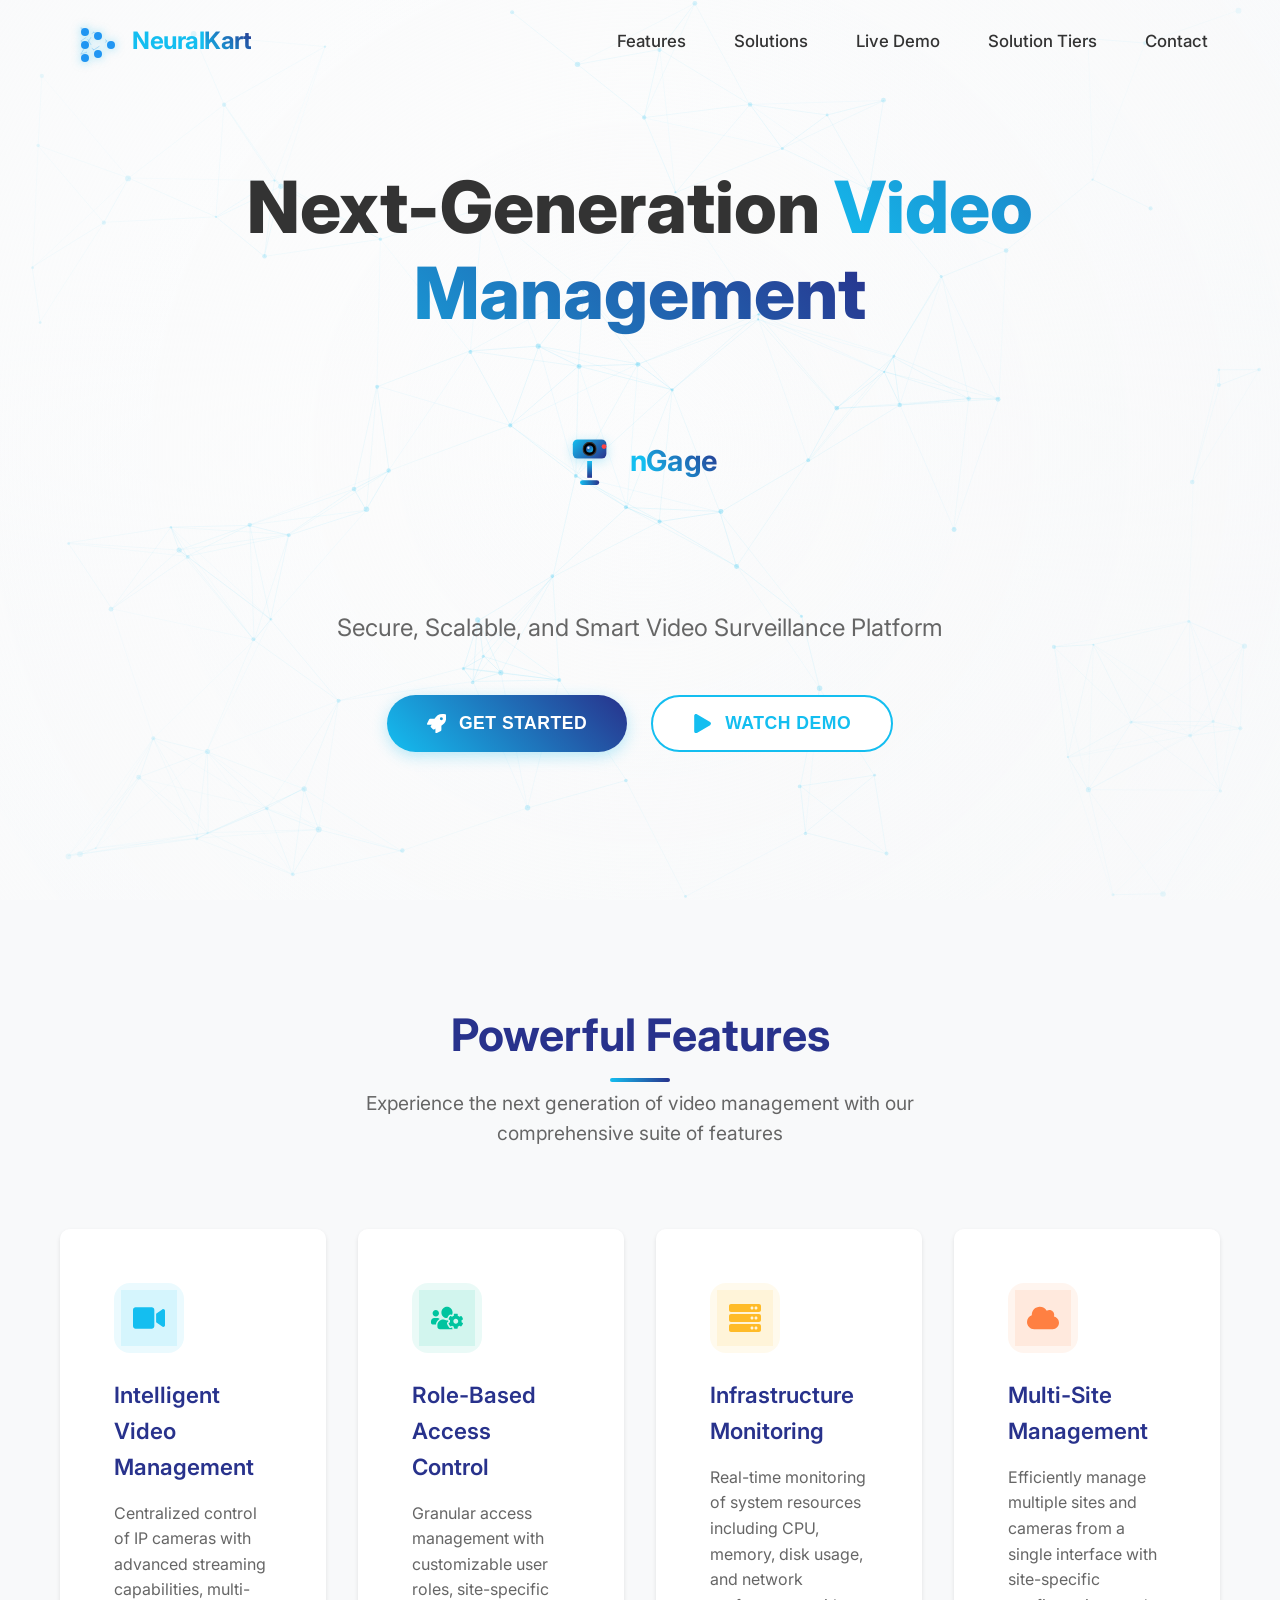
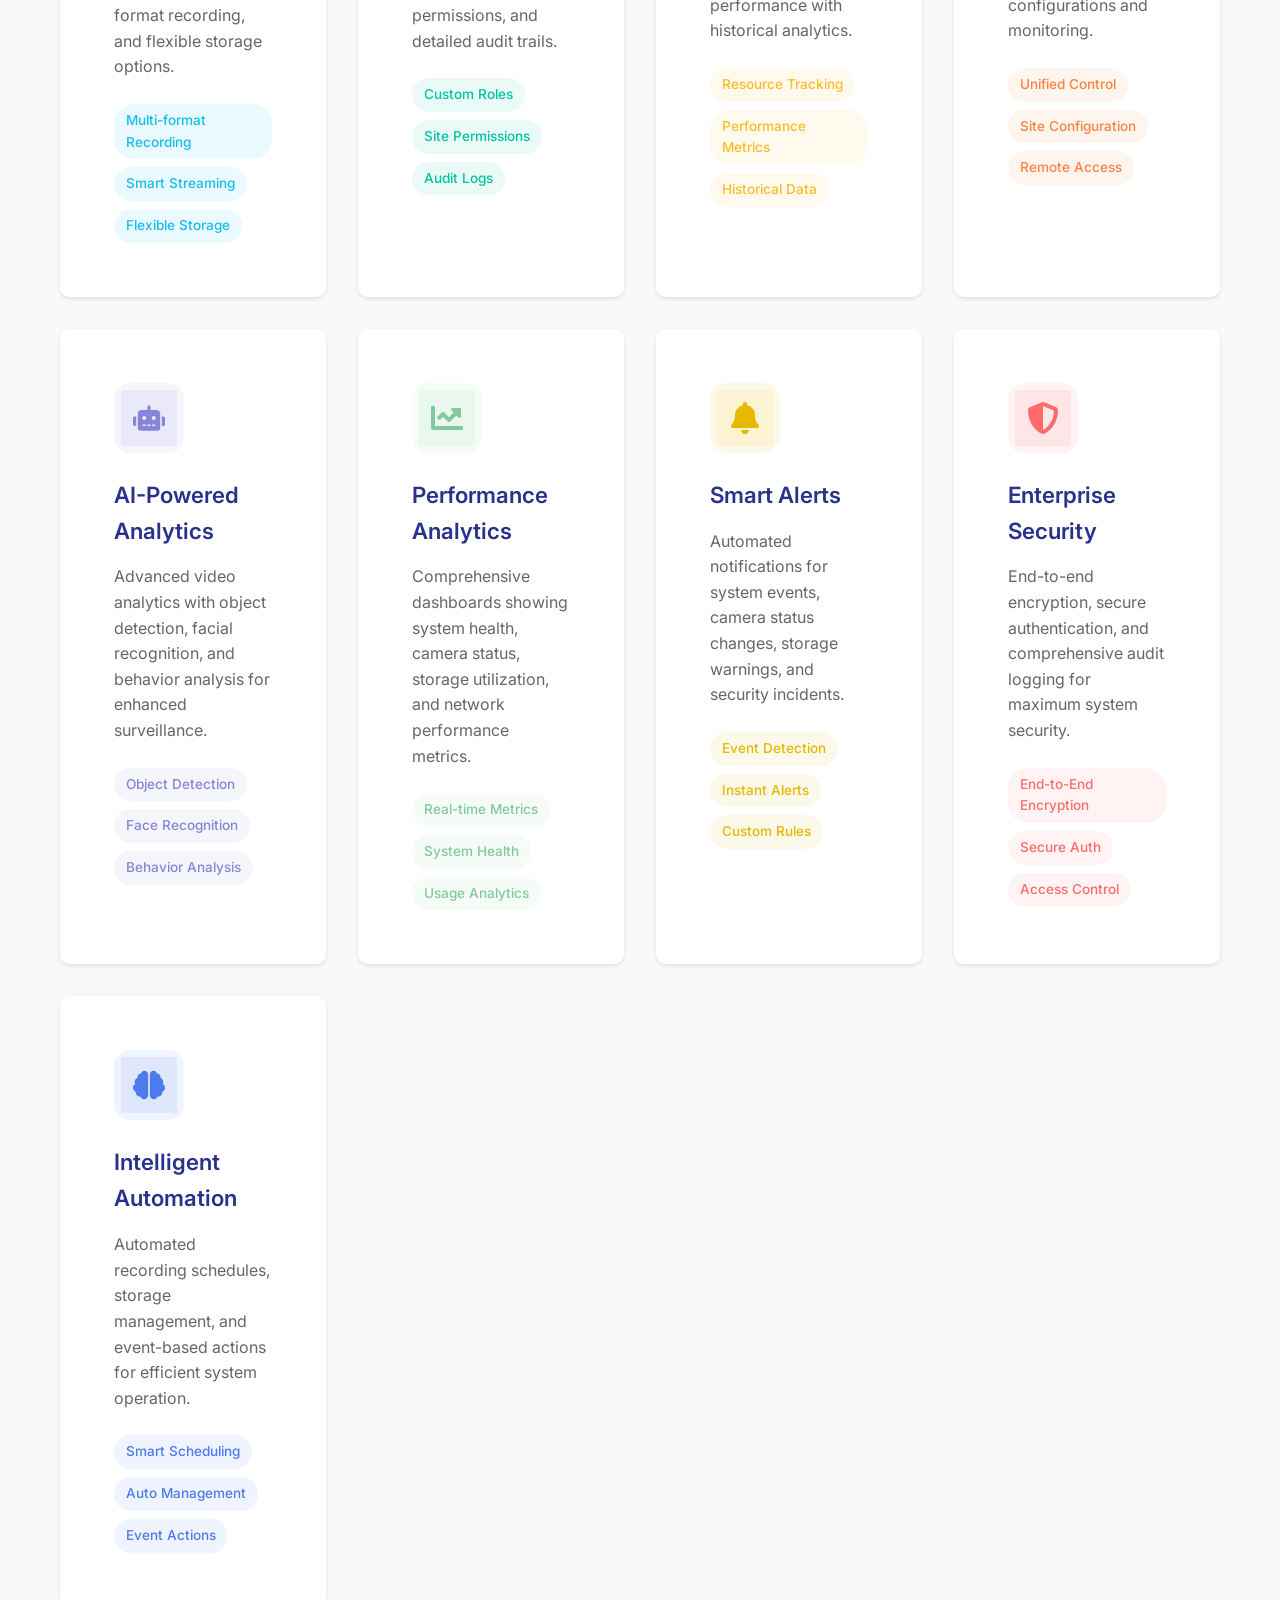
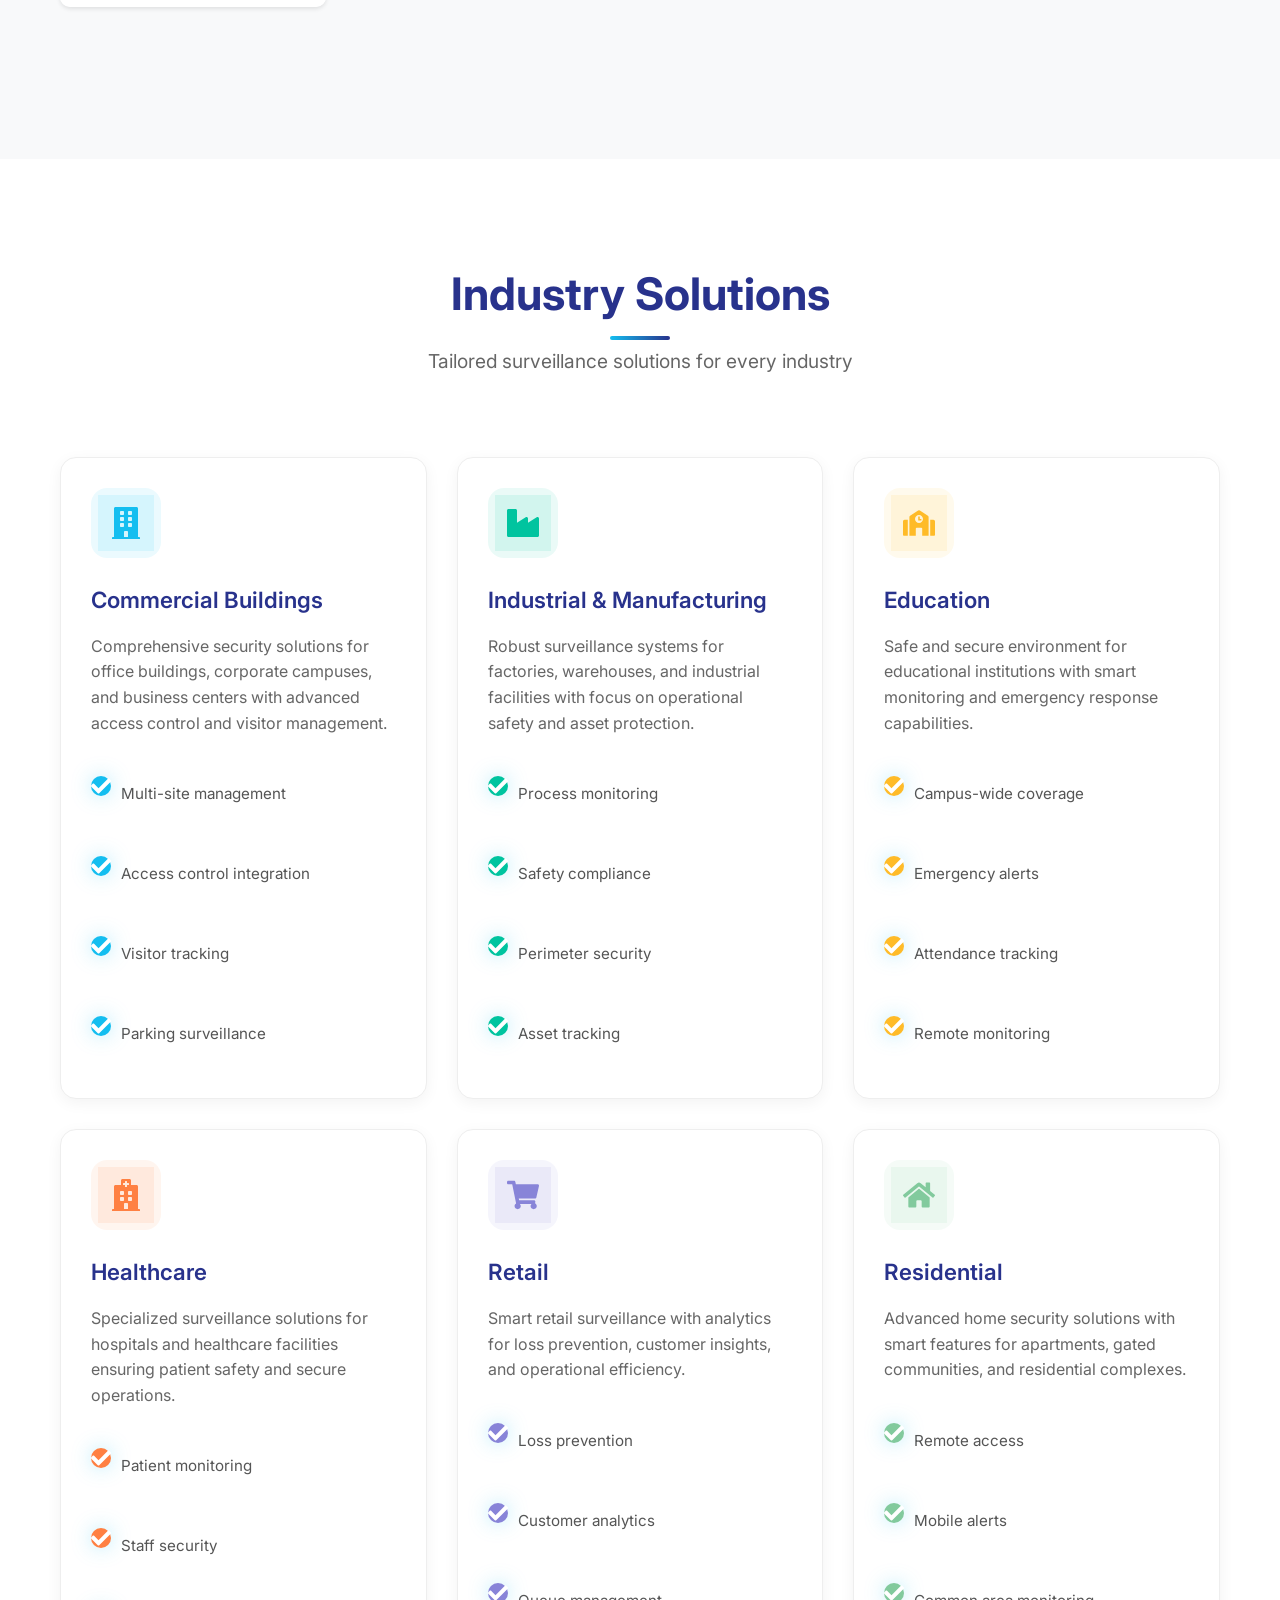
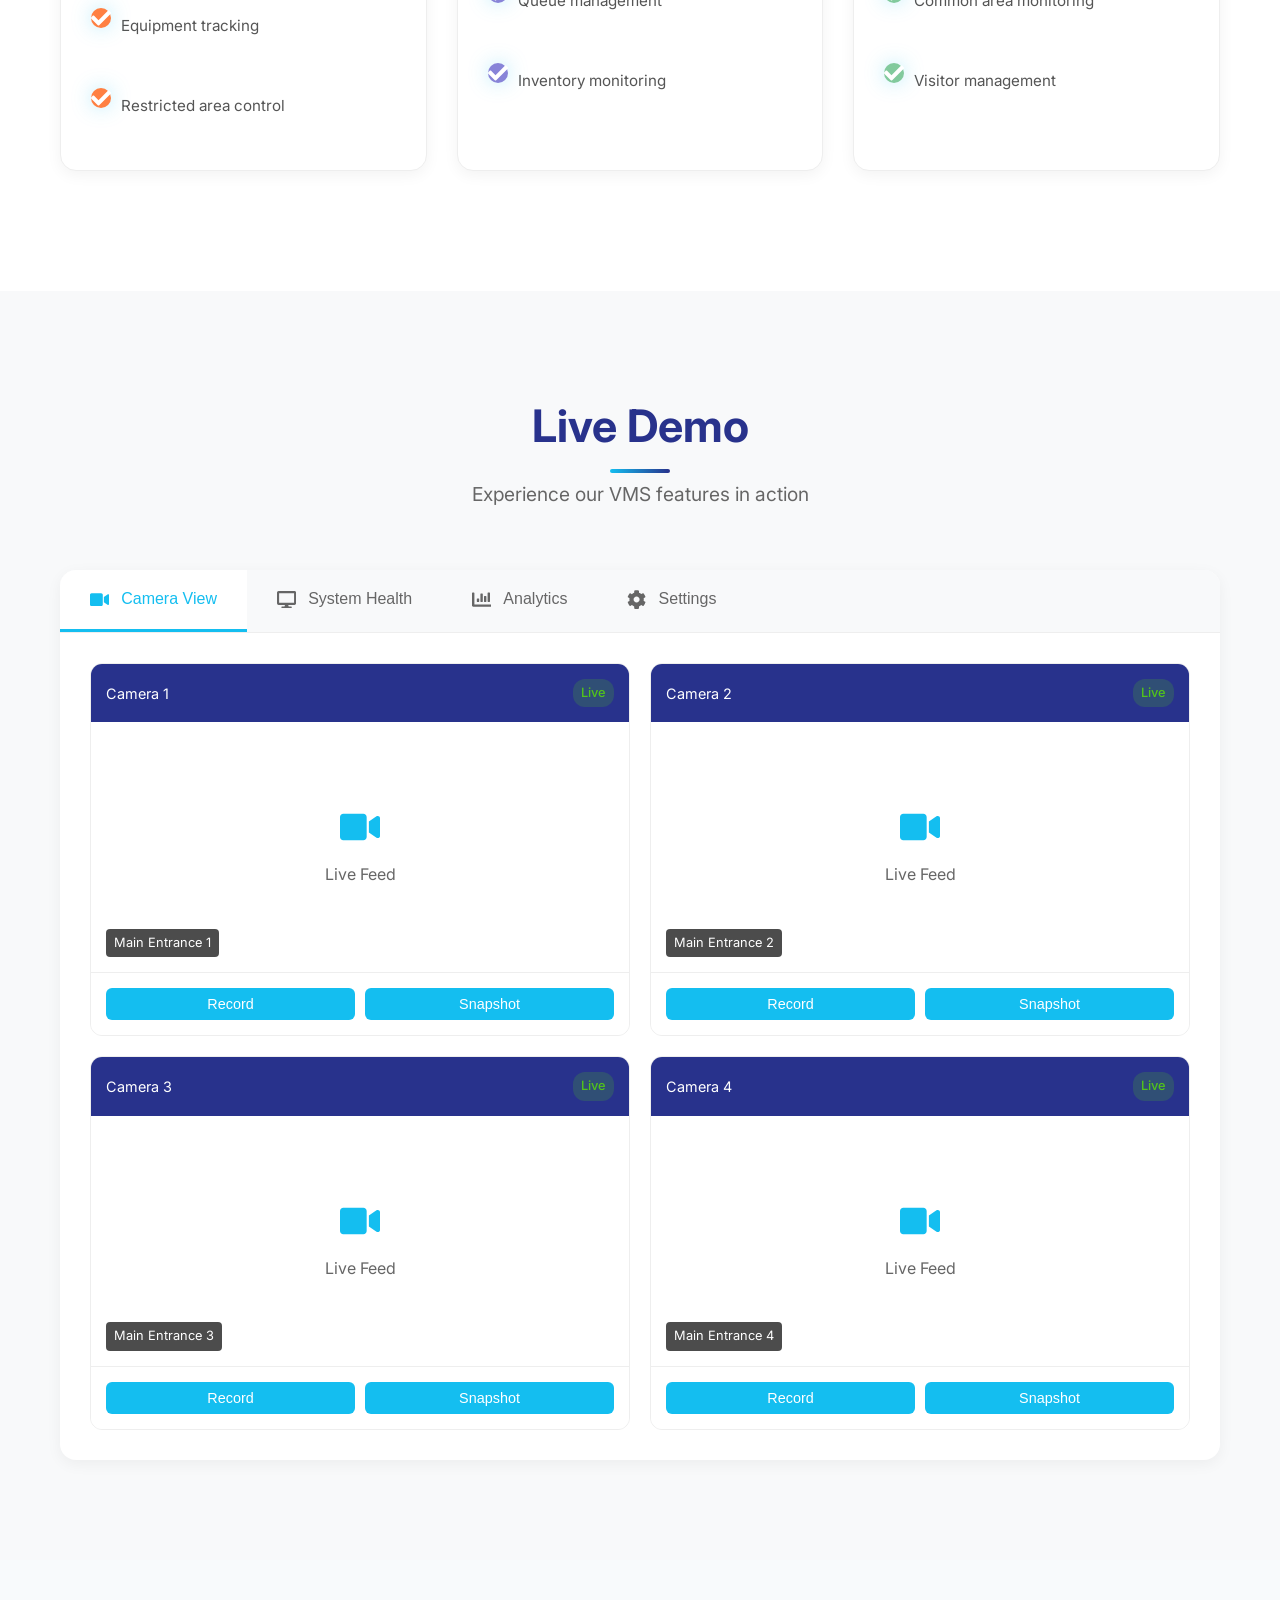
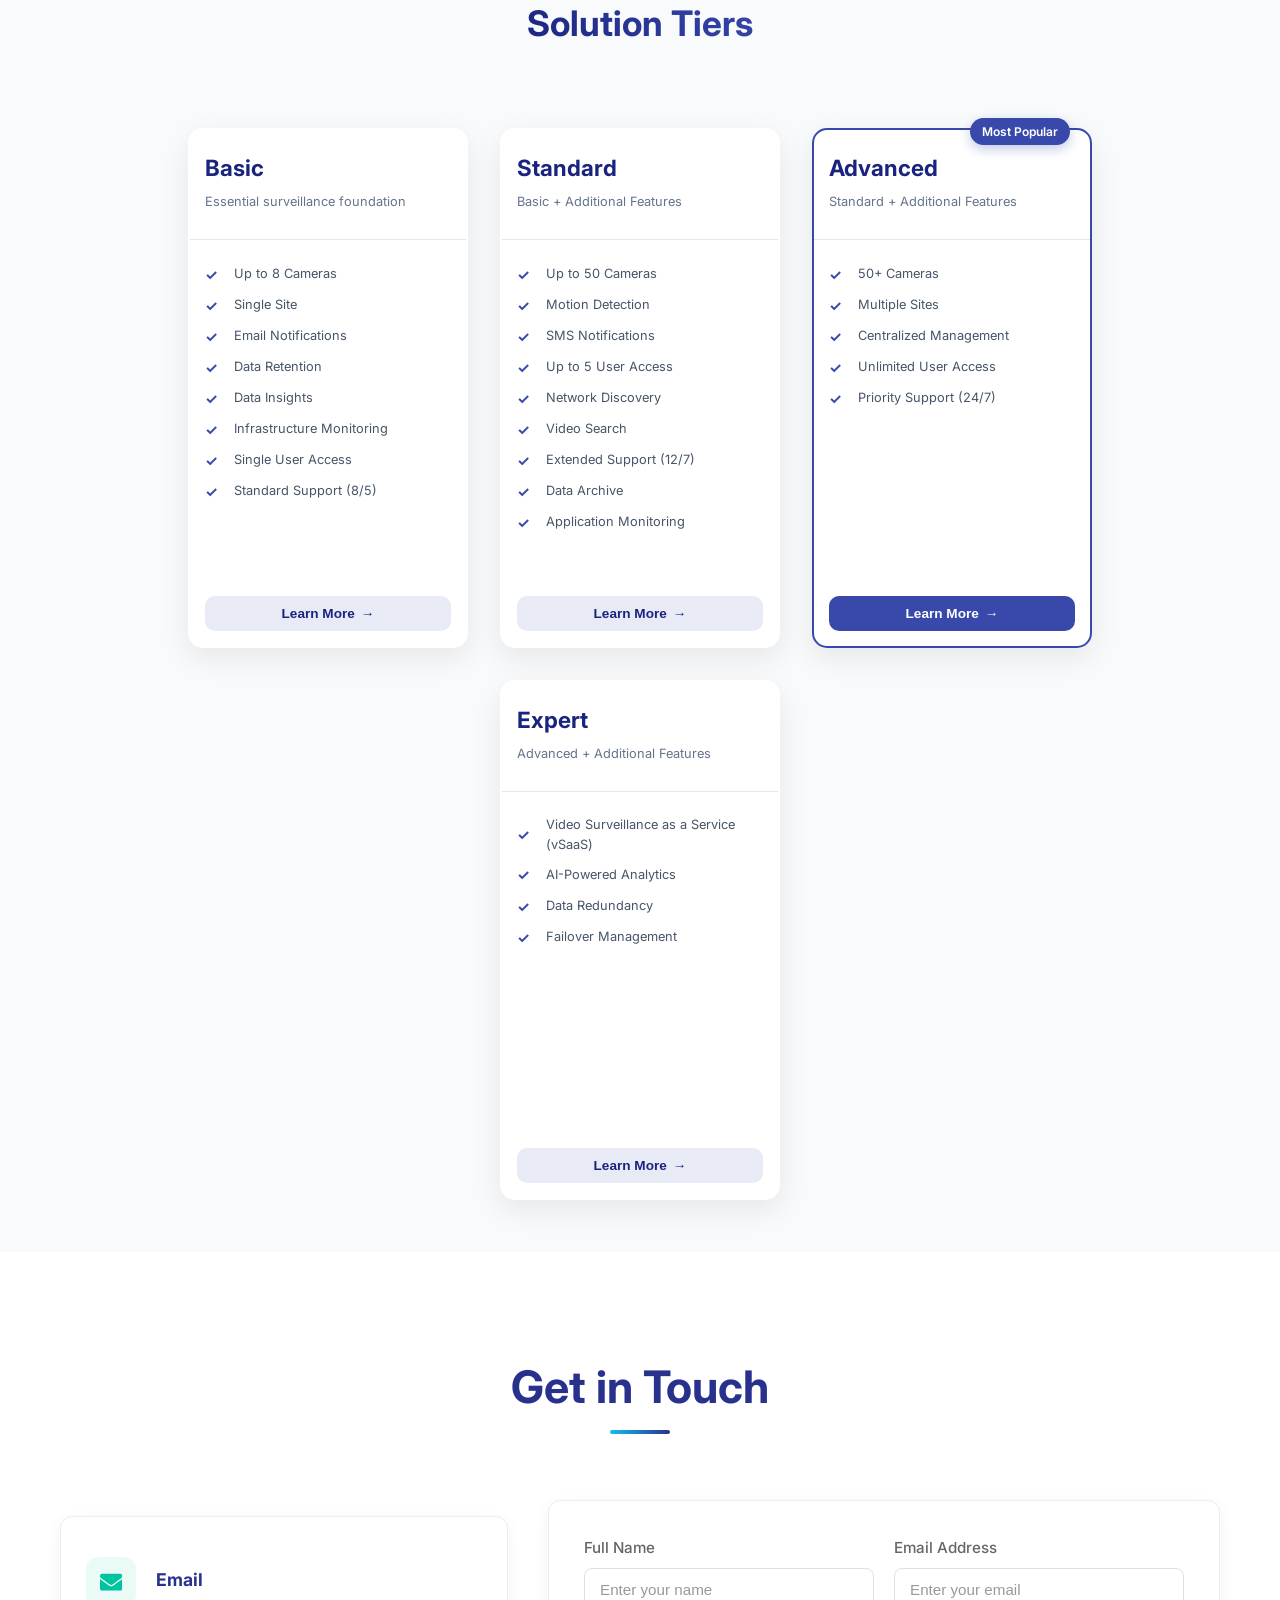
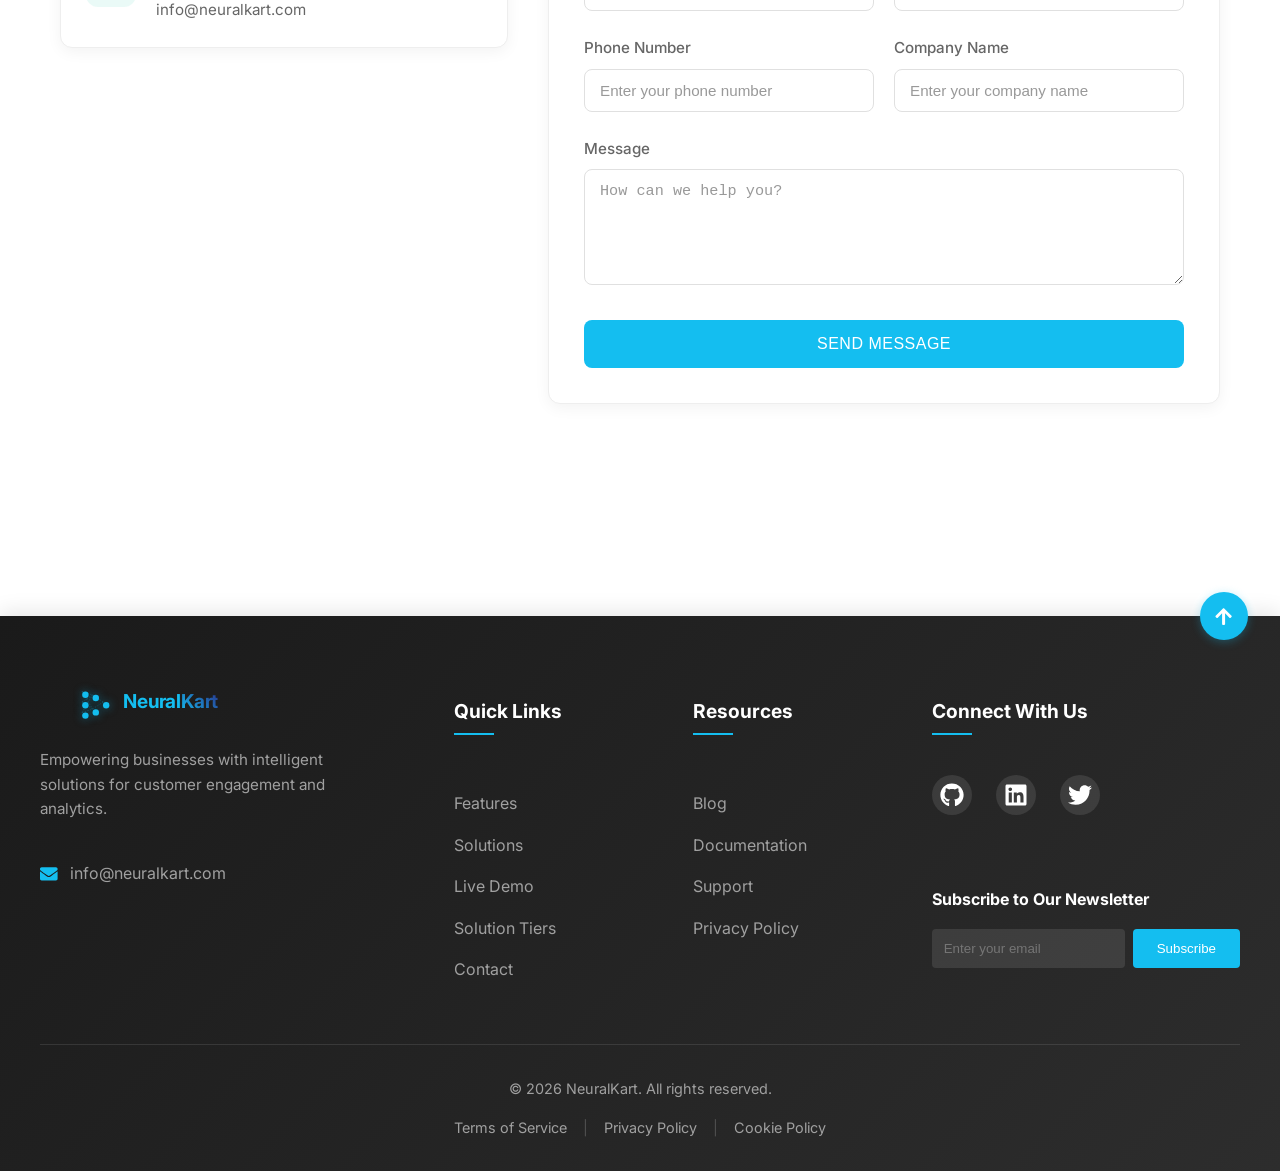
<file: index.html>
<!doctype html><html lang="en"><head><meta charset="utf-8"/><link rel="icon" href="/favicon.ico"/><meta name="viewport" content="width=device-width,initial-scale=1"/><meta name="theme-color" content="#000000"/><meta name="description" content="NeuralKart"/><link rel="apple-touch-icon" href="/logo192.png"/><link rel="manifest" href="/manifest.json"/><link href="https://fonts.googleapis.com/css2?family=Inter:wght@400;500;600;700&display=swap" rel="stylesheet"><title>NeuralKart</title><script type="text/javascript">!function(n){if("/"===n.search[1]){var a=n.search.slice(1).split("&").map((function(n){return n.replace(/~and~/g,"&")})).join("?");window.history.replaceState(null,null,n.pathname.slice(0,-1)+a+n.hash)}}(window.location)</script><script defer="defer" src="/static/js/main.5ed393fa.js"></script><link href="/static/css/main.f3467a2e.css" rel="stylesheet"></head><body><noscript>You need to enable JavaScript to run this app.</noscript><div id="root"></div></body></html>
</file>
<file: static/css/main.f3467a2e.css>
:root{--primary-color:#28328c;--secondary-color:#14bef0;--text-color:#333;--background-color:#f5f7fa}*{box-sizing:border-box;margin:0;padding:0}body{color:#333;color:var(--text-color);font-family:Inter,sans-serif;line-height:1.6}html{scroll-padding-top:80px}@media (prefers-reduced-motion:reduce){html{scroll-behavior:auto}}.logo-container{cursor:pointer;gap:12px;transition:all .3s ease}.logo-container.small{transform:scale(.8)}.logo-container.medium{transform:scale(1)}.logo-container.large{transform:scale(1.2)}.logo-symbol{align-items:center;display:flex;height:44px;justify-content:center;position:relative;width:44px}.cctv-camera{height:100%;position:relative;width:100%}.camera-body{background:linear-gradient(135deg,#14bef0,#28328c);border-radius:4px;box-shadow:0 2px 10px #14bef04d;height:16px;left:50%;position:absolute;top:4px;transform:translateX(-50%);width:28px}.camera-body,.camera-lens{align-items:center;display:flex;justify-content:center}.camera-lens{background:#000;border:1px solid #fff3;border-radius:50%;height:12px;overflow:hidden;position:relative;width:12px}.lens-inner{background:linear-gradient(135deg,#28328c,#14bef0);border-radius:50%;height:6px;position:relative;width:6px}.lens-inner:after{background:#fff;border-radius:50%;content:"";height:2px;left:1px;opacity:.8;position:absolute;top:1px;width:2px}.camera-mount{bottom:2px;left:50%;position:absolute;transform:translateX(-50%)}.mount-arm{background:linear-gradient(180deg,#14bef0,#28328c);height:14px;margin:0 auto;width:4px}.mount-base{background:linear-gradient(90deg,#14bef0,#28328c);border-radius:2px;height:4px;margin-top:2px;width:16px}.camera-light{animation:blink 2s infinite;background:#f44;border-radius:50%;height:4px;position:absolute;right:8px;top:8px;width:4px}@keyframes blink{0%,to{opacity:1}50%{opacity:.4}}.logo-text{color:#333;font-size:24px;font-weight:700;letter-spacing:-.5px}.logo-text .n{color:#14bef0}.logo-text .gage{-webkit-text-fill-color:#0000;background:linear-gradient(45deg,#14bef0,#28328c);-webkit-background-clip:text;background-clip:text}.logo-container:hover .camera-body{box-shadow:0 4px 15px #14bef066;transform:translateX(-50%) rotate(-5deg)}.logo-container:hover .lens-inner{transform:scale(1.1)}.logo-container:hover .camera-light{animation:blink .5s infinite}@media (prefers-color-scheme:dark){.logo-text{color:#fff}}.neuralkart-logo-container{--network-color:#2196f3;align-items:center;cursor:pointer;display:flex;gap:1rem;transition:all .3s ease}.neuralkart-logo-container.small{transform:scale(.8)}.neuralkart-logo-container.medium{transform:scale(1)}.neuralkart-logo-container.large{transform:scale(1.2)}.neuralkart-logo-symbol{align-items:center;display:flex;height:44px;justify-content:center;position:relative;width:44px}.neural-network{height:100%;position:relative;width:100%}.nodes{height:100%;left:0;top:0;width:100%;z-index:2}.node,.nodes{position:absolute}.node{background:var(--network-color);border-radius:50%;box-shadow:0 0 10px #14bef080;height:8px;transition:transform .3s ease;width:8px}.node:hover{transform:scale(1.2)}.input-node.n1{left:20%;top:20%}.input-node.n2{left:20%;top:50%}.input-node.n3{left:20%;top:80%}.hidden-node.n4{left:50%;top:30%}.hidden-node.n5{left:50%;top:70%}.output-node.n6{left:80%;top:50%}.connections{left:0;position:absolute;top:0;z-index:1}.connections,.connections-svg{height:100%;width:100%}.connection{fill:none;stroke:var(--network-color);stroke-width:2;opacity:.3}@keyframes pulse{0%{opacity:1;transform:scale(1)}50%{opacity:.8;transform:scale(1.2)}to{opacity:1;transform:scale(1)}}.node{animation:pulse 2s infinite}.n1{animation-delay:0s}.n2{animation-delay:.3s}.n3{animation-delay:.6s}.n4{animation-delay:.9s}.n5{animation-delay:1.2s}.n6{animation-delay:1.5s}@keyframes flow{0%{stroke-dashoffset:20}to{stroke-dashoffset:0}}.connection{stroke-dasharray:4;animation:flow 1s linear infinite}.neuralkart-logo-text{color:#333;font-size:24px;font-weight:700;letter-spacing:-.5px}.neuralkart-logo-text .neural{color:#14bef0}.neuralkart-logo-text .kart{-webkit-text-fill-color:#0000;background:linear-gradient(45deg,#14bef0,#28328c);-webkit-background-clip:text;background-clip:text}.neuralkart-logo-container:hover .node{animation-duration:1s;box-shadow:0 0 15px #14bef0cc}.neuralkart-logo-container:hover .connection{animation-duration:.5s;opacity:.6}@media (prefers-color-scheme:dark){.neuralkart-logo-text{color:#fff}}.neural-network.animated .connection{stroke-dasharray:15;animation:flowAnimation 2s linear infinite}@keyframes flowAnimation{0%{stroke-dashoffset:30}to{stroke-dashoffset:0}}.navbar{background:#0000;left:0;padding:1.2rem 0;position:fixed;right:0;top:0;transition:all .3s ease;z-index:1000}.navbar.scrolled{-webkit-backdrop-filter:blur(10px);backdrop-filter:blur(10px);background:#fffffff2;box-shadow:0 4px 20px #00000014;padding:1rem 0}.navbar-container{justify-content:space-between;margin:0 auto;max-width:1200px;padding:0 2rem}.logo,.navbar-container{align-items:center;display:flex}.logo{color:#333;cursor:pointer;font-size:1.8rem;font-weight:700;gap:.8rem}.logo-icon{color:#14bef0;filter:drop-shadow(0 2px 4px rgba(20,190,240,.3));font-size:2rem}.nav-links{align-items:center;display:flex;gap:3rem}.nav-link{color:#333;font-size:1.05rem;font-weight:500;padding:.5rem 0;position:relative;text-decoration:none;transition:all .3s ease}.nav-link:after{background:#14bef0;border-radius:2px;bottom:0;content:"";height:2px;left:0;position:absolute;transition:width .3s ease;width:0}.nav-link:hover:after{width:100%}.nav-link:hover{color:#14bef0}.login-btn{background:#14bef0;border:none;border-radius:50px;box-shadow:0 4px 15px #14bef04d;color:#fff;cursor:pointer;font-size:1.05rem;font-weight:500;padding:.9rem 2rem;transition:all .3s ease}.login-btn:hover{box-shadow:0 6px 20px #14bef066;transform:translateY(-2px)}.mobile-menu-icon{color:#333;cursor:pointer;display:none;font-size:1.8rem}@media (max-width:768px){.nav-links{background:#fff;box-shadow:0 4px 20px #0000001a;display:none;flex-direction:column;gap:1.5rem;left:0;padding:2rem;position:absolute;right:0;top:100%}.nav-links.active{display:flex}.mobile-menu-icon{display:block}.login-btn{text-align:center;width:100%}}.logo-group{align-items:center;display:flex}.logo-separator{background:linear-gradient(180deg,#0000,#14bef0,#0000);height:30px;margin:0 20px;width:1px}@media (max-width:768px){.logo-group{align-items:flex-start;flex-direction:column;gap:10px}.logo-separator{display:none}}.hero{align-items:center;background:linear-gradient(135deg,#fff,#f8f9fa);display:flex;justify-content:center;min-height:100vh;overflow:hidden;padding-top:80px;position:relative}.hero-canvas{z-index:1}.hero-canvas,.hero-overlay{height:100%;left:0;position:absolute;top:0;width:100%}.hero-overlay{background:radial-gradient(circle at center,#0000 0,#f8f9facc 100%);z-index:2}.hero-content{color:#333;max-width:1200px;padding:0 20px;position:relative;text-align:center;z-index:3}.hero-text-content{margin-bottom:4rem}.hero-title{color:#333;font-size:4.5rem;font-weight:800;line-height:1.2;margin-bottom:1.5rem}.gradient-text{-webkit-text-fill-color:#0000;text-fill-color:#0000;background:linear-gradient(45deg,#14bef0,#28328c);-webkit-background-clip:text;background-clip:text}.hero-subtitle{color:#666;font-size:1.5rem;font-weight:400;line-height:1.6;margin-bottom:3rem}.hero-buttons{display:flex;gap:1.5rem;justify-content:center}.primary-btn,.secondary-btn{align-items:center;border-radius:50px;cursor:pointer;display:flex;font-size:1.1rem;font-weight:600;gap:.8rem;letter-spacing:.5px;padding:1rem 2.5rem;text-transform:uppercase;transition:all .3s ease}.primary-btn{background:linear-gradient(45deg,#14bef0,#28328c);border:none;box-shadow:0 4px 15px #14bef04d;color:#fff}.primary-btn:hover{box-shadow:0 6px 25px #14bef080;transform:translateY(-2px)}.secondary-btn{background:#fff;border:2px solid #14bef0;color:#14bef0}.secondary-btn:hover{background:#14bef01a;transform:translateY(-2px)}.btn-icon{font-size:1.2rem}.hero-stats{border-top:1px solid #0000001a;display:flex;gap:5rem;justify-content:center;margin-top:4rem;padding-top:4rem}.stat-item{align-items:center;background:#fff;border-radius:12px;box-shadow:0 4px 15px #0000000d;display:flex;flex-direction:column;gap:.5rem;min-width:150px;padding:1.5rem}.stat-number{-webkit-text-fill-color:#0000;text-fill-color:#0000;background:linear-gradient(45deg,#14bef0,#28328c);-webkit-background-clip:text;background-clip:text;font-size:2.8rem;font-weight:700}.stat-label{color:#666;font-size:1rem;font-weight:500;letter-spacing:1.5px;text-transform:uppercase}.hero-logo{display:flex;justify-content:center;margin-bottom:2rem;transform:scale(1.5)}@media (max-width:768px){.hero-title{font-size:2.8rem}.hero-subtitle{font-size:1.2rem}.hero-buttons{flex-direction:column;gap:1rem}.hero-stats{flex-direction:column;gap:2rem;margin-top:3rem;padding-top:3rem}.stat-item{margin:0 auto;max-width:300px;width:100%}.hero-logo{margin-bottom:1.5rem;transform:scale(1.2)}.hero{padding-top:100px}.hero-content{padding:0 20px 40px}}@media (max-width:480px){.hero{padding-top:120px}}@keyframes float{0%{transform:translateY(0)}50%{transform:translateY(-20px)}to{transform:translateY(0)}}.features-section{background-color:#f8f9fa;min-height:100vh;overflow:hidden;padding:100px 0}.features-container{margin:0 auto;max-width:1200px;padding:0 20px}.features-header{margin-bottom:60px;position:relative;text-align:center}.features-title{color:var(--primary-color);display:inline-block;font-size:2.8rem;margin-bottom:1rem;position:relative}.features-subtitle{color:#666;font-size:1.2rem;line-height:1.6;margin:0 auto;max-width:600px}.features-grid{grid-gap:30px;gap:30px;grid-template-columns:repeat(auto-fit,minmax(350px,1fr));padding:20px 0}.feature-card{background:#fff;border-radius:16px;overflow:hidden;transition:all .3s ease}.feature-content{padding:30px}.feature-icon-wrapper{align-items:center;border-radius:16px;display:flex;font-size:2rem;height:70px;justify-content:center;margin-bottom:1.5rem;overflow:hidden;position:relative;width:70px}.icon-background{z-index:0}.feature-card:hover .icon-background{transform:scale(1.2)}.feature-icon-wrapper svg{position:relative;z-index:1}.feature-title{color:var(--primary-color);font-size:1.4rem;font-weight:600;margin-bottom:1rem}.feature-description{color:#666;font-size:1rem;line-height:1.6;margin-bottom:1.5rem}.feature-highlights{display:flex;flex-wrap:wrap;gap:8px;margin-top:auto}.highlight-tag{border-radius:20px;font-size:.85rem;font-weight:500;padding:6px 12px;transition:all .3s ease}.feature-card:hover .highlight-tag{transform:scale(1.05)}@media (max-width:768px){.features-section{padding:60px 0}.features-title{font-size:2.2rem}.features-subtitle{font-size:1rem;padding:0 20px}.features-grid{gap:20px;grid-template-columns:1fr;padding:10px}.feature-content{padding:20px}}@media (min-width:1400px){.features-grid{grid-template-columns:repeat(3,1fr)}}.solutions-section{background-color:#fff;min-height:100vh;padding:100px 0}.solutions-container{margin:0 auto;max-width:1200px;padding:0 20px}.solutions-header{margin-bottom:60px;position:relative;text-align:center}.solutions-title{color:var(--primary-color);display:inline-block;font-size:2.8rem;margin-bottom:1rem;position:relative}.solutions-subtitle{color:#666;font-size:1.2rem;line-height:1.6;margin:0 auto;max-width:600px}.solutions-grid{grid-gap:30px;display:grid;gap:30px;grid-template-columns:repeat(auto-fit,minmax(350px,1fr));padding:20px 0}.solution-card{background:#fff;border:1px solid #eee;border-radius:16px;box-shadow:0 4px 15px #0000000d;overflow:hidden;padding:30px;position:relative;transition:all .3s ease}.solution-card:hover{border-color:var(--hover-color);box-shadow:0 8px 25px #0000001a;transform:translateY(-5px)}.solution-icon-wrapper{align-items:center;border-radius:16px;display:flex;font-size:2rem;height:70px;justify-content:center;margin-bottom:1.5rem;overflow:hidden;position:relative;width:70px}.icon-background{bottom:0;left:0;opacity:.1;position:absolute;right:0;top:0;transform:scale(.8);transition:transform .3s ease}.solution-card:hover .icon-background{transform:scale(1.2)}.solution-content,.solution-icon-wrapper svg{position:relative;z-index:1}.solution-title{color:var(--primary-color);font-size:1.4rem;font-weight:600;margin-bottom:1rem}.solution-description{color:#666;font-size:1rem;line-height:1.6;margin-bottom:1.5rem}.solution-features{grid-gap:12px;display:grid;gap:12px;list-style:none;margin:0;padding:0}.solution-features li{align-items:center;color:#555;display:flex;font-size:.95rem;gap:10px}.feature-icon{align-items:center;background-color:currentColor;border-radius:50%;display:flex;flex-shrink:0;font-size:.8rem;height:20px;justify-content:center;width:20px}.feature-icon svg{color:#fff}@media (max-width:768px){.solutions-section{padding:60px 0}.solutions-title{font-size:2.2rem}.solutions-subtitle{font-size:1rem;padding:0 20px}.solutions-grid{gap:20px;grid-template-columns:1fr;padding:10px}}@media (min-width:1400px){.solutions-grid{grid-template-columns:repeat(3,1fr)}}.live-demo-section{background-color:#f8f9fa;min-height:100vh;padding:100px 0}.live-demo-container{margin:0 auto;max-width:1200px;padding:0 20px}.live-demo-header{margin-bottom:60px;position:relative;text-align:center}.live-demo-title{color:var(--primary-color);display:inline-block;font-size:2.8rem;margin-bottom:1rem;position:relative}.live-demo-subtitle{color:#666;font-size:1.2rem;line-height:1.6;margin:0 auto;max-width:600px}.demo-interface{background:#fff;border-radius:16px;box-shadow:0 4px 15px #0000000d;overflow:hidden}.demo-tabs{background:#f8f9fa;border-bottom:1px solid #eee;display:flex;padding:0}.demo-tab{align-items:center;background:none;border:none;border-bottom:3px solid #0000;color:#666;cursor:pointer;display:flex;font-size:1rem;gap:12px;padding:20px 30px;position:relative;transition:all .3s ease}.demo-tab:hover{background:#14bef00d;color:var(--secondary-color)}.demo-tab.active{background:#fff;border-bottom-color:var(--secondary-color);color:var(--secondary-color)}.demo-tab svg{font-size:1.2rem}.demo-view{min-height:500px;padding:30px}.camera-grid{grid-gap:20px;display:grid;gap:20px;grid-template-columns:repeat(2,1fr)}.camera-feed{background:#f8f9fa;border:1px solid #eee;border-radius:12px;overflow:hidden;transition:all .3s ease}.camera-feed:hover{box-shadow:0 4px 15px #0000001a;transform:translateY(-2px)}.camera-header{align-items:center;background:var(--primary-color);color:#fff;display:flex;font-size:.9rem;justify-content:space-between;padding:15px}.camera-status{border-radius:12px;font-size:.8rem;font-weight:500;padding:4px 8px}.camera-status.online{background:#52c41a33;color:#52c41a}.camera-placeholder{align-items:center;background:#fff;color:#666;display:flex;flex-direction:column;gap:15px;height:250px;justify-content:center;position:relative}.camera-placeholder svg{color:var(--secondary-color);font-size:2.5rem}.camera-info{background:#000000b3;border-radius:4px;bottom:15px;color:#fff;font-size:.8rem;left:15px;padding:4px 8px;position:absolute}.camera-controls{background:#fff;border-top:1px solid #eee;display:flex;gap:10px;padding:15px}.control-btn{background:var(--secondary-color);border:none;border-radius:6px;color:#fff;cursor:pointer;flex:1 1;font-size:.9rem;padding:8px;transition:all .3s ease}.control-btn:hover{background:var(--primary-color)}.dashboard-grid{grid-gap:20px;display:grid;gap:20px;grid-template-columns:repeat(2,1fr)}.dashboard-card{background:#f8f9fa;border:1px solid #eee;border-radius:12px;padding:25px}.dashboard-card h3{align-items:center;color:var(--primary-color);display:flex;gap:10px;margin-bottom:20px}.card-icon{color:var(--secondary-color)}.metrics-grid{grid-gap:20px;display:grid;gap:20px}.metric{align-items:center;display:flex;gap:15px}.metric-icon{color:var(--secondary-color);font-size:1.5rem}.metric-info{flex:1 1}.metric-label{color:#666;display:block;font-size:.9rem;margin-bottom:8px}.progress-bar{background:#e0e0e0;border-radius:4px;height:8px;margin-bottom:4px;overflow:hidden}.progress{background:var(--secondary-color);border-radius:4px;height:100%;transition:width .3s ease}.metric-value{color:var(--secondary-color);font-size:.9rem;font-weight:500}.status-list{grid-gap:15px;display:grid;gap:15px}.status-item{align-items:center;background:#fff;border-radius:8px;display:flex;gap:10px;padding:10px}.status-icon{font-size:1.2rem}.status-icon.online{color:#52c41a}.status-icon.offline{color:#ff4d4f}.status-count{color:var(--secondary-color);font-weight:600;margin-left:auto}.analytics-grid{grid-gap:20px;display:grid;gap:20px;grid-template-columns:repeat(2,1fr)}.analytics-card{background:#f8f9fa;border:1px solid #eee;border-radius:12px;padding:25px}.analytics-chart{height:300px;margin-top:20px}.chart-placeholder{background:#fff;border-radius:8px;justify-content:center;padding:20px}.chart-bars,.chart-placeholder{align-items:flex-end;display:flex;height:100%}.chart-bars{gap:15px;width:100%}.chart-bar{background:var(--secondary-color);border-radius:4px 4px 0 0;flex:1 1;transition:height .3s ease}.chart-circles{align-items:center;display:flex;height:100%;justify-content:space-around}.chart-circle{text-align:center}.circle-value{color:var(--secondary-color);font-size:1.8rem;font-weight:600;margin-bottom:8px}.circle-label{color:#666}.chart-legend{color:#666;font-size:.9rem;margin-top:15px;text-align:center}.settings-grid{grid-gap:20px;display:grid;gap:20px;grid-template-columns:repeat(2,1fr)}.settings-card{background:#f8f9fa;border:1px solid #eee;border-radius:12px;padding:25px}.settings-form{grid-gap:20px;display:grid;gap:20px}.form-group{grid-gap:8px;display:grid}.form-group label{font-size:.9rem}.settings-select{background:#fff;border:1px solid #e0e0e0;border-radius:6px;color:#333;font-size:.9rem;padding:10px;transition:all .3s ease}.settings-select:focus{border-color:var(--secondary-color);box-shadow:0 0 0 3px #14bef01a;outline:none}.toggle-switch{height:24px;position:relative;width:50px}.toggle-switch input{height:0;opacity:0;width:0}.toggle-switch label{background-color:#ccc;border-radius:34px;bottom:0;cursor:pointer;left:0;position:absolute;right:0;top:0;transition:.4s}.toggle-switch label:before{background-color:#fff;border-radius:50%;bottom:2px;content:"";height:20px;left:2px;position:absolute;transition:.4s;width:20px}.toggle-switch input:checked+label{background-color:var(--secondary-color)}.toggle-switch input:checked+label:before{transform:translateX(26px)}@media (max-width:768px){.demo-tabs{flex-wrap:wrap}.demo-tab{flex:1 1;justify-content:center;min-width:50%;padding:15px}.analytics-grid,.camera-grid,.dashboard-grid,.settings-grid{grid-template-columns:1fr}}.contact-section{background-color:#fff;min-height:100vh;padding:100px 0}.contact-container{margin:0 auto;max-width:1200px;padding:0 20px}.contact-header{margin-bottom:60px;position:relative;text-align:center}.contact-title{color:var(--primary-color);display:inline-block;font-size:2.8rem;margin-bottom:1rem;position:relative}.title-accent{background:linear-gradient(90deg,var(--secondary-color),var(--primary-color));border-radius:2px;bottom:-10px;height:4px;left:50%;position:absolute;transform:translateX(-50%);width:60px}.contact-subtitle{color:#666;font-size:1.2rem;line-height:1.6;margin:0 auto;max-width:600px}.contact-content{grid-gap:40px;display:grid;gap:40px;grid-template-columns:1fr 1.5fr}.contact-info{gap:30px}.contact-info,.info-cards{display:flex;flex-direction:column}.info-cards{gap:20px}.info-card{align-items:center;background:#fff;border:1px solid #eee;border-radius:12px;box-shadow:0 4px 15px #0000000d;color:inherit;display:flex;gap:20px;padding:25px;text-decoration:none;transition:all .3s ease}.info-card:hover{border-color:var(--card-color);box-shadow:0 6px 20px #0000001a;transform:translateY(-2px)}.info-icon{align-items:center;border-radius:12px;display:flex;font-size:1.4rem;height:50px;justify-content:center;transition:all .3s ease;width:50px}.info-card:hover .info-icon{transform:scale(1.1)}.info-content h3{color:var(--primary-color);font-size:1.1rem;margin-bottom:5px}.info-content p{color:#666;font-size:.95rem;line-height:1.5;margin:0}.business-hours{background:#fff;border:1px solid #eee;border-radius:12px;box-shadow:0 4px 15px #0000000d;padding:25px}.hours-header{align-items:center;color:var(--primary-color);display:flex;gap:12px;margin-bottom:20px}.hours-icon{color:var(--secondary-color);font-size:1.4rem}.hours-grid{display:flex;flex-direction:column;gap:15px}.hours-item{align-items:center;border-bottom:1px solid #eee;display:flex;justify-content:space-between;padding-bottom:12px}.hours-item:last-child{border-bottom:none;padding-bottom:0}.day{color:#666}.day,.time{font-weight:500}.time{color:var(--secondary-color)}.contact-form-container{background:#fff;border:1px solid #eee;border-radius:12px;box-shadow:0 4px 15px #0000000d;padding:35px}.contact-form{display:flex;flex-direction:column;gap:25px}.form-row{grid-gap:20px;display:grid;gap:20px;grid-template-columns:1fr 1fr}.form-group{display:flex;flex-direction:column;gap:8px}.form-group label{color:#666;font-size:.95rem;font-weight:500}.form-group input,.form-group textarea{border:1px solid #e0e0e0;border-radius:8px;color:#333;font-size:.95rem;padding:12px 15px;transition:all .3s ease}.form-group input:focus,.form-group textarea:focus{border-color:var(--secondary-color);box-shadow:0 0 0 3px #14bef01a;outline:none}.form-group input::placeholder,.form-group textarea::placeholder{color:#999}.submit-button{background:var(--secondary-color);border:none;border-radius:8px;color:#fff;cursor:pointer;font-size:1rem;font-weight:500;letter-spacing:.5px;margin-top:10px;padding:15px 30px;text-transform:uppercase;transition:all .3s ease}.submit-button:hover{background:var(--primary-color);box-shadow:0 4px 15px #14bef04d;transform:translateY(-2px)}@media (max-width:768px){.contact-content,.form-row{grid-template-columns:1fr}.contact-title{font-size:2.2rem}.contact-subtitle{font-size:1rem}.contact-form-container{padding:25px}}.footer{background:linear-gradient(135deg,#1a1a1a,#2d2d2d);box-shadow:0 -4px 20px #0000001a;color:#fff;margin-top:4rem;padding:4rem 2rem 2rem;position:relative}.footer-content{grid-gap:4rem;display:grid;gap:4rem;grid-template-columns:2fr 1fr 1fr 1.5fr;margin:0 auto;max-width:1200px}.footer-section{display:flex;flex-direction:column;gap:1.5rem}.brand-section{max-width:400px}.footer-description{color:#a0a0a0;font-size:.95rem;line-height:1.6}.contact-info{margin-top:1rem}.contact-item{align-items:center;color:#a0a0a0;display:flex;gap:.75rem;margin-bottom:.75rem}.contact-item svg{color:#14bef0;font-size:1.1rem}.contact-item a{color:#a0a0a0;text-decoration:none;transition:color .3s ease}.contact-item a:hover{color:#14bef0}.footer-section h4{color:#fff;font-size:1.2rem;margin-bottom:1rem;padding-bottom:.5rem;position:relative}.footer-section h4:after{background:#14bef0;bottom:0;content:"";height:2px;left:0;position:absolute;width:40px}.footer-links{list-style:none;margin:0;padding:0}.footer-links li{margin-bottom:.8rem}.footer-links a{color:#a0a0a0;display:inline-block;text-decoration:none;transition:all .3s ease}.footer-links a:hover{color:#14bef0;transform:translateX(5px)}.social-links{display:flex;gap:1.5rem;margin-bottom:2rem}.social-links a{align-items:center;background:#ffffff1a;border-radius:50%;color:#fff;display:flex;font-size:1.5rem;height:40px;justify-content:center;transition:all .3s ease;width:40px}.social-links a:hover{background:#14bef01a;color:#14bef0;transform:translateY(-3px)}.newsletter{margin-top:1rem}.newsletter h5{color:#fff;font-size:1rem;margin-bottom:1rem}.newsletter-form{display:flex;gap:.5rem}.newsletter-form input{background:#ffffff1a;border:none;border-radius:4px;color:#fff;flex:1 1;padding:.75rem;transition:all .3s ease}.newsletter-form input:focus{background:#ffffff26;outline:none}.newsletter-form button{background:#14bef0;border:none;border-radius:4px;color:#fff;cursor:pointer;padding:.75rem 1.5rem;transition:all .3s ease}.newsletter-form button:hover{background:#0fa7d5;transform:translateY(-2px)}.footer-bottom{border-top:1px solid #ffffff1a;color:#a0a0a0;display:flex;flex-direction:column;font-size:.9rem;gap:1rem;margin:3rem auto 0;max-width:1200px;padding-top:2rem;text-align:center}.footer-bottom-links{display:flex;flex-wrap:wrap;gap:1rem;justify-content:center}.footer-bottom-links a{color:#a0a0a0;text-decoration:none;transition:color .3s ease}.footer-bottom-links a:hover{color:#14bef0}.separator{color:#505050}.scroll-to-top{align-items:center;background:#14bef0;border:none;border-radius:50%;box-shadow:0 2px 10px #14bef04d;color:#fff;cursor:pointer;display:flex;font-size:1.2rem;height:3rem;justify-content:center;position:absolute;right:2rem;top:-1.5rem;transition:all .3s ease;width:3rem}.scroll-to-top:hover{background:#0fa7d5;box-shadow:0 4px 15px #14bef066;transform:translateY(-3px)}@media (max-width:1024px){.footer-content{gap:3rem;grid-template-columns:1fr 1fr}}@media (max-width:768px){.footer-content{gap:2rem;grid-template-columns:1fr}.footer-section{align-items:center;text-align:center}.footer-section h4:after{left:50%;transform:translateX(-50%)}.footer-description{text-align:center}.contact-item{justify-content:center}.footer-links a:hover{transform:none}.social-links{justify-content:center}.newsletter-form{flex-direction:column}.newsletter-form button,.newsletter-form input{width:100%}}@media (max-width:480px){.footer{padding:3rem 1rem 1rem}.scroll-to-top{right:1rem}}.deck{background:#f8f9fa;font-family:Segoe UI,Arial,sans-serif;margin:0 auto;max-width:1200px;position:relative;width:100%}.background-canvas{height:100%;left:0;opacity:.6;pointer-events:none;position:fixed;top:0;width:100%;z-index:-1}.slide{align-items:center;-webkit-backdrop-filter:blur(10px);backdrop-filter:blur(10px);background:#ffffffe6;border-radius:10px;box-shadow:0 4px 6px #0000001a;display:flex;justify-content:center;margin:2rem 0;min-height:100vh;padding:3rem;page-break-after:always}.content{max-width:1000px;width:100%}.title-slide{justify-content:center;text-align:center}.title-content,.title-slide{align-items:center;display:flex;flex-direction:column}.title-content{gap:2rem}.logo-container{align-items:center;display:flex;height:200px;justify-content:center;margin-bottom:1rem;width:200px}.title-text{text-align:center}.title-text h1{color:#14bef0;font-size:4rem;font-weight:700;margin-bottom:1rem}.title-text .subtitle{color:#666;font-size:1.8rem;margin-bottom:2rem}.title-text .contact{align-items:center;color:#14bef0;display:flex;font-size:1.4rem;gap:.5rem;justify-content:center}h1{color:#14bef0;font-size:4rem;font-weight:700;margin-bottom:1rem}h2{color:#333;font-size:2.5rem;gap:1rem;margin-bottom:2rem}h2,h3{align-items:center;display:flex}h3{color:#444;font-size:1.8rem;gap:.8rem;margin:1.5rem 0}h4{color:#555;font-size:1.4rem;margin:1rem 0}.subtitle{color:#666;font-size:1.8rem;margin-bottom:1rem}.contact{align-items:center;color:#14bef0;display:flex;font-size:1.4rem;gap:.5rem;justify-content:center}.header-icon{color:#14bef0;font-size:2rem}.subheader-icon{color:#14bef0;font-size:1.6rem}.inline-icon,.list-icon{color:#14bef0}.list-icon{margin-right:1rem}.features-grid{grid-gap:2rem;display:grid;gap:2rem;grid-template-columns:repeat(auto-fit,minmax(250px,1fr));margin:2rem 0}.feature-card{-webkit-backdrop-filter:blur(5px);backdrop-filter:blur(5px);background:#fffffff2;border-radius:10px;box-shadow:0 2px 4px #0000001a;padding:1.5rem;transition:transform .3s ease}.feature-card:hover{transform:translateY(-5px)}.feature-icon{color:#14bef0;filter:drop-shadow(0 0 10px rgba(20,190,240,.3));font-size:2rem;margin-bottom:1rem}.analytics-cards{grid-gap:2rem;display:grid;gap:2rem;grid-template-columns:repeat(auto-fit,minmax(250px,1fr));margin:2rem 0}.analytics-card{-webkit-backdrop-filter:blur(5px);backdrop-filter:blur(5px);background:#fffffff2;border-radius:10px;box-shadow:0 2px 4px #0000001a;padding:2rem;text-align:center;transition:transform .3s ease}.analytics-card:hover{transform:translateY(-5px)}.analytics-icon{color:#14bef0;filter:drop-shadow(0 0 10px rgba(20,190,240,.3));font-size:2.5rem;margin-bottom:1rem}.insights-grid{grid-gap:2rem;display:grid;gap:2rem;grid-template-columns:repeat(auto-fit,minmax(300px,1fr))}.insight-card{-webkit-backdrop-filter:blur(5px);backdrop-filter:blur(5px);background:#fffffff2;border-radius:10px;box-shadow:0 2px 4px #0000001a;padding:2rem}.insight-icon{color:#14bef0;filter:drop-shadow(0 0 10px rgba(20,190,240,.3));font-size:2rem;margin-bottom:1rem}.benefits-grid,.value-grid{grid-gap:2rem;display:grid;gap:2rem;grid-template-columns:repeat(auto-fit,minmax(300px,1fr));margin:2rem 0}.benefit-card,.value-card{-webkit-backdrop-filter:blur(5px);backdrop-filter:blur(5px);background:#fffffff2;border-radius:10px;box-shadow:0 2px 4px #0000001a;padding:2rem}.benefit-icon,.value-icon{color:#14bef0;filter:drop-shadow(0 0 10px rgba(20,190,240,.3));font-size:2rem;margin-bottom:1rem}ul{list-style-type:none;padding-left:0}li{align-items:center;color:#555;display:flex;gap:.5rem;margin:1rem 0}@media print{.slide{background:#fff;box-shadow:none;break-after:page;margin:0;page-break-after:always}}.ngage-logo{align-items:center;display:flex;height:auto;justify-content:center;margin:1rem auto;width:300px}.license-container{background:#fff;border-radius:8px;box-shadow:0 2px 4px #0000001a;margin:16px;padding:24px}.license-title{color:#333;font-size:1.25rem;margin-bottom:24px}.license-table-container{overflow-x:auto;width:100%}.license-table{border-collapse:collapse;width:100%}.license-table td,.license-table th{border-bottom:1px solid #eee;padding:12px 16px;text-align:left}.license-table th{background-color:#f5f5f5;color:#333;font-weight:600;width:30%}.license-table td{color:#666}.progress-container{background-color:#e0e0e0;border-radius:4px;height:8px;margin:8px 0;overflow:hidden;width:100%}.progress-bar{background-color:#4a90e2;height:100%;transition:width .3s ease}.camera-count{color:#666;font-size:.875rem;margin-top:4px}@media (max-width:600px){.license-container{margin:8px;padding:16px}.license-table td,.license-table th{padding:8px}.license-table th{width:40%}}.license-pricing-container{background:#f8fafc;margin:0 auto;max-width:100%;min-height:100vh;padding:20px}.pricing-header-main{align-items:center;display:flex;justify-content:center;margin-bottom:30px;text-align:center}.pricing-title{-webkit-text-fill-color:#0000;background:linear-gradient(45deg,#1a237e,#3949ab);-webkit-background-clip:text;color:#1a237e;font-size:2.2rem;font-weight:700;margin:0 auto;padding:15px 0;text-align:center}.pricing-subtitle{color:#64748b;font-size:1.2rem;margin:0}.pricing-cards{align-items:center;display:flex;flex-wrap:wrap;gap:2rem;justify-content:center;padding:2rem}.pricing-card{background:#fff;border:2px solid #0000;border-radius:15px;box-shadow:0 10px 30px #00000014;display:flex;flex:0 1 280px;flex-direction:column;height:100%;min-height:520px;position:relative;transition:all .4s cubic-bezier(.165,.84,.44,1)}.pricing-card::-webkit-scrollbar{width:6px}.pricing-card::-webkit-scrollbar-track{background:#f1f1f1;border-radius:3px}.pricing-card::-webkit-scrollbar-thumb{background:#888;border-radius:3px}.pricing-card.hovered{box-shadow:0 20px 40px #0000001f;transform:translateY(-15px)}.pricing-card.highlighted{border-color:#3949ab}.popular-badge{background:#3949ab;border-radius:20px;box-shadow:0 4px 12px #3949ab4d;color:#fff;font-size:.75rem;font-weight:600;padding:4px 12px;position:absolute;right:20px;top:-12px}.pricing-header{border-bottom:1px solid #e2e8f0;padding:20px 15px}.pricing-header h3{color:#1a237e;font-size:1.4rem;font-weight:700;margin:0;text-align:center}.tier-subtitle{color:#64748b;font-size:.8rem;margin:6px 0}.price-container{margin-top:12px}.price{color:#1a237e;font-size:2rem;font-weight:700;line-height:1}.price-period{color:#64748b;font-size:.8rem;margin-top:4px}.features-list{display:flex;flex-direction:column;flex-grow:1;padding:15px}.features-list ul{height:100%;list-style:none;margin:0;padding:0}.feature-item{align-items:center;color:#475569;display:flex;font-size:.8rem;margin:8px 0;transition:transform .2s ease}.feature-item:hover{transform:translateX(5px)}.checkmark{color:#3949ab;font-size:.9rem;font-weight:700;margin-right:8px}.select-plan-btn{align-items:center;background:#e8eaf6;border:none;border-radius:10px;color:#1a237e;cursor:pointer;display:flex;font-size:.85rem;font-weight:600;gap:6px;justify-content:center;margin:auto 15px 15px;padding:10px;transition:all .3s ease;width:calc(100% - 30px)}.select-plan-btn.highlighted-btn{background:#3949ab;color:#fff}.select-plan-btn:hover{box-shadow:0 4px 12px #00000026;transform:translateY(-2px)}.btn-arrow{transition:transform .3s ease}.select-plan-btn:hover .btn-arrow{transform:translateX(5px)}@media (max-width:1200px){.pricing-card{flex:0 0 240px}.pricing-cards{gap:10px}.feature-item{font-size:.75rem}}@keyframes fadeIn{0%{opacity:0;transform:translateY(20px)}to{opacity:1;transform:translateY(0)}}.pricing-card{animation:fadeIn .6s ease-out forwards}.pricing-card:first-child{animation-delay:.1s}.pricing-card:nth-child(2){animation-delay:.2s}.pricing-card:nth-child(4){animation-delay:.4s}.base-feature .feature-text{color:#888}.collapsible-section{margin-bottom:10px}.collapsible-btn{background-color:#e8eaf6;border:none;border-radius:5px;color:#1a237e;cursor:pointer;font-size:.8rem;font-weight:600;margin-bottom:5px;padding:5px 10px;transition:background-color .3s ease}.collapsible-btn:hover{background-color:#c5cae9}.base-feature{background-color:#f0f4f8;border-radius:5px;margin-bottom:5px;padding:5px;position:relative}.base-feature .feature-text{color:#555;font-style:normal}.license-section{scroll-margin-top:80px}.license-pricing-container,.license-section,html{scroll-behavior:smooth}.neuralkart-hero{align-items:center;background:linear-gradient(135deg,#fff,#f8f9fa);display:flex;justify-content:center;min-height:100vh;overflow:hidden;padding-top:80px;position:relative}.neuralkart-hero-canvas{z-index:1}.neuralkart-hero-canvas,.neuralkart-hero-overlay{height:100%;left:0;position:absolute;top:0;width:100%}.neuralkart-hero-overlay{background:radial-gradient(circle at center,#0000 0,#f8f9facc 100%);z-index:2}.neuralkart-hero-content{color:#333;max-width:1200px;padding:0 20px;position:relative;text-align:center;z-index:3}.neuralkart-hero-text-content{margin-bottom:4rem}.neuralkart-hero-text-content h1{color:#333;font-size:4.5rem;font-weight:800;line-height:1.2;margin-bottom:1.5rem}.neuralkart-gradient-text{-webkit-text-fill-color:#0000;background:linear-gradient(45deg,#14bef0,#28328c);-webkit-background-clip:text;background-clip:text}.neuralkart-hero-subtitle{color:#333;font-size:2.5rem;margin-bottom:1rem}.neuralkart-hero-description{color:#666;font-size:1.5rem;font-weight:400;line-height:1.6;margin-bottom:3rem}.neuralkart-hero-buttons{display:flex;gap:1.5rem;justify-content:center}.neuralkart-primary-btn{align-items:center;background:linear-gradient(45deg,#14bef0,#28328c);border:none;border-radius:50px;box-shadow:0 4px 15px #14bef04d;color:#fff;cursor:pointer;display:flex;font-size:1.1rem;font-weight:600;gap:.8rem;letter-spacing:.5px;padding:1rem 2.5rem;text-decoration:none;text-transform:uppercase;transition:all .3s ease}.neuralkart-primary-btn:hover{box-shadow:0 6px 25px #14bef080;transform:translateY(-2px)}@media (max-width:768px){.neuralkart-hero-text-content h1{font-size:2.8rem}.neuralkart-hero-subtitle{font-size:1.8rem}.neuralkart-hero-description{font-size:1.2rem}.neuralkart-hero-buttons{flex-direction:column;gap:1rem}.neuralkart-hero{padding-top:100px}.neuralkart-hero-content{padding:0 20px 40px}}.neuralkart-home{background:var(--background-color);color:var(--text-color);min-height:100vh}.neuralkart-why-choose-section{background:#f8f9fa;padding:100px 0;position:relative;width:100%}.neuralkart-section-header{margin-bottom:60px;text-align:center}.neuralkart-section-header h2{color:var(--primary-color);display:inline-block;font-size:2.8rem;margin-bottom:1rem;position:relative}.neuralkart-features-grid{grid-gap:30px;display:grid;gap:30px;grid-template-columns:repeat(auto-fit,minmax(350px,1fr));margin:0 auto;max-width:1200px;padding:0 20px}.neuralkart-feature-card{background:#fff;border-radius:16px;box-shadow:0 4px 6px #0000001a;padding:2rem;transition:transform .3s ease}.neuralkart-feature-icon{align-items:center;background:linear-gradient(45deg,#14bef0,#28328c);border-radius:16px;color:#fff;display:flex;font-size:2rem;height:70px;justify-content:center;margin-bottom:1.5rem;width:70px}.neuralkart-feature-title{color:var(--primary-color);font-size:1.4rem;font-weight:600;margin-bottom:1rem}.neuralkart-feature-description{color:#666;font-size:1rem;line-height:1.6;margin-bottom:1.5rem}.neuralkart-products-section{background:linear-gradient(135deg,#f8f9fa,#fff);overflow:hidden;padding:100px 0;position:relative}.neuralkart-products-section:before{background:linear-gradient(90deg,#0000,#14bef033,#0000);content:"";height:1px;left:0;position:absolute;right:0;top:0}.neuralkart-products-grid{grid-gap:40px;display:grid;gap:40px;grid-template-columns:repeat(2,1fr);margin:0 auto;max-width:1200px;padding:0 20px}.neuralkart-product-card{background:#fff;border:1px solid #14bef01a;border-radius:20px;box-shadow:0 10px 30px #0000000d;overflow:hidden;padding:40px;position:relative;transition:all .3s ease}.neuralkart-product-card:before{background:linear-gradient(45deg,#14bef0,#28328c);content:"";height:4px;left:0;position:absolute;top:0;transform:scaleX(0);transition:transform .3s ease;width:100%}.neuralkart-product-card:hover{box-shadow:0 20px 40px #14bef01a;transform:translateY(-10px)}.neuralkart-product-card:hover:before{transform:scaleX(1)}.neuralkart-product-icon{align-items:center;background:linear-gradient(45deg,#14bef0,#28328c);border-radius:20px;box-shadow:0 10px 20px #14bef033;color:#fff;display:flex;font-size:2.5rem;height:80px;justify-content:center;margin-bottom:30px;width:80px}.neuralkart-product-card h3{-webkit-text-fill-color:#0000;background:linear-gradient(45deg,#14bef0,#28328c);-webkit-background-clip:text;background-clip:text;color:#28328c;font-size:2rem;font-weight:700;margin-bottom:25px}.neuralkart-product-card ul{list-style:none;margin:0;padding:0}.neuralkart-product-card ul li{align-items:center;border-bottom:1px solid #0000000d;color:#666;display:flex;font-size:1.1rem;padding:12px 0}.neuralkart-product-card ul li:last-child{border-bottom:none}.neuralkart-product-card ul li:before{color:#14bef0;content:"→";font-weight:700;margin-right:15px;transition:transform .3s ease}.neuralkart-product-card:hover ul li:before{transform:translateX(5px)}@media (max-width:1024px){.neuralkart-products-grid{gap:30px;grid-template-columns:1fr}}@media (max-width:768px){.neuralkart-products-section{padding:60px 0}.neuralkart-product-card{padding:30px}.neuralkart-product-icon{font-size:2rem;height:60px;margin-bottom:20px;width:60px}.neuralkart-product-card h3{font-size:1.8rem;margin-bottom:20px}.neuralkart-product-card ul li{font-size:1rem;padding:10px 0}}.neuralkart-about-section{background:linear-gradient(135deg,#f8f9fa,#fff);overflow:hidden;padding:100px 0;position:relative}.neuralkart-about-section:before{background:linear-gradient(90deg,#0000,#14bef033,#0000);content:"";height:1px;left:0;position:absolute;right:0;top:0}.neuralkart-about-content{margin:0 auto;max-width:1200px;padding:0 20px}.neuralkart-about-cards{grid-gap:30px;display:grid;gap:30px;grid-template-columns:repeat(3,1fr);position:relative}.neuralkart-about-card{background:#fff;border:1px solid #14bef01a;border-radius:20px;box-shadow:0 10px 30px #0000000d;overflow:hidden;padding:40px;position:relative;transition:all .3s ease}.neuralkart-about-card:before{background:linear-gradient(45deg,#14bef0,#28328c);content:"";height:4px;left:0;position:absolute;top:0;transform:scaleX(0);transition:transform .3s ease;width:100%}.neuralkart-about-card:hover{box-shadow:0 20px 40px #14bef01a;transform:translateY(-10px)}.neuralkart-about-card:hover:before{transform:scaleX(1)}.neuralkart-about-icon{align-items:center;background:linear-gradient(45deg,#14bef0,#28328c);border-radius:20px;box-shadow:0 10px 20px #14bef033;color:#fff;display:flex;font-size:2.5rem;height:80px;justify-content:center;margin:0 auto 30px;transition:all .3s ease;width:80px}.neuralkart-about-card:hover .neuralkart-about-icon{transform:rotateY(180deg)}.neuralkart-about-card h3{-webkit-text-fill-color:#0000;background:linear-gradient(45deg,#14bef0,#28328c);-webkit-background-clip:text;background-clip:text;font-size:2rem;font-weight:700;margin-bottom:20px;text-align:center}.neuralkart-about-card p{color:#666;font-size:1.1rem;line-height:1.8;margin:0;text-align:center;transition:all .3s ease}.neuralkart-about-card:hover p{color:#333}.neuralkart-about-cards:after{background:linear-gradient(90deg,#0000,#14bef01a,#0000);content:"";height:2px;left:0;position:absolute;right:0;top:40%;z-index:0}@media (max-width:1024px){.neuralkart-about-cards{grid-template-columns:repeat(2,1fr)}.neuralkart-about-cards:after{display:none}}@media (max-width:768px){.neuralkart-about-section{padding:60px 0}.neuralkart-about-cards{gap:20px;grid-template-columns:1fr}.neuralkart-about-card{padding:30px}.neuralkart-about-icon{font-size:2rem;height:60px;margin-bottom:20px;width:60px}.neuralkart-about-card h3{font-size:1.8rem;margin-bottom:15px}.neuralkart-about-card p{font-size:1rem}}
/*# sourceMappingURL=main.f3467a2e.css.map*/
</file>
